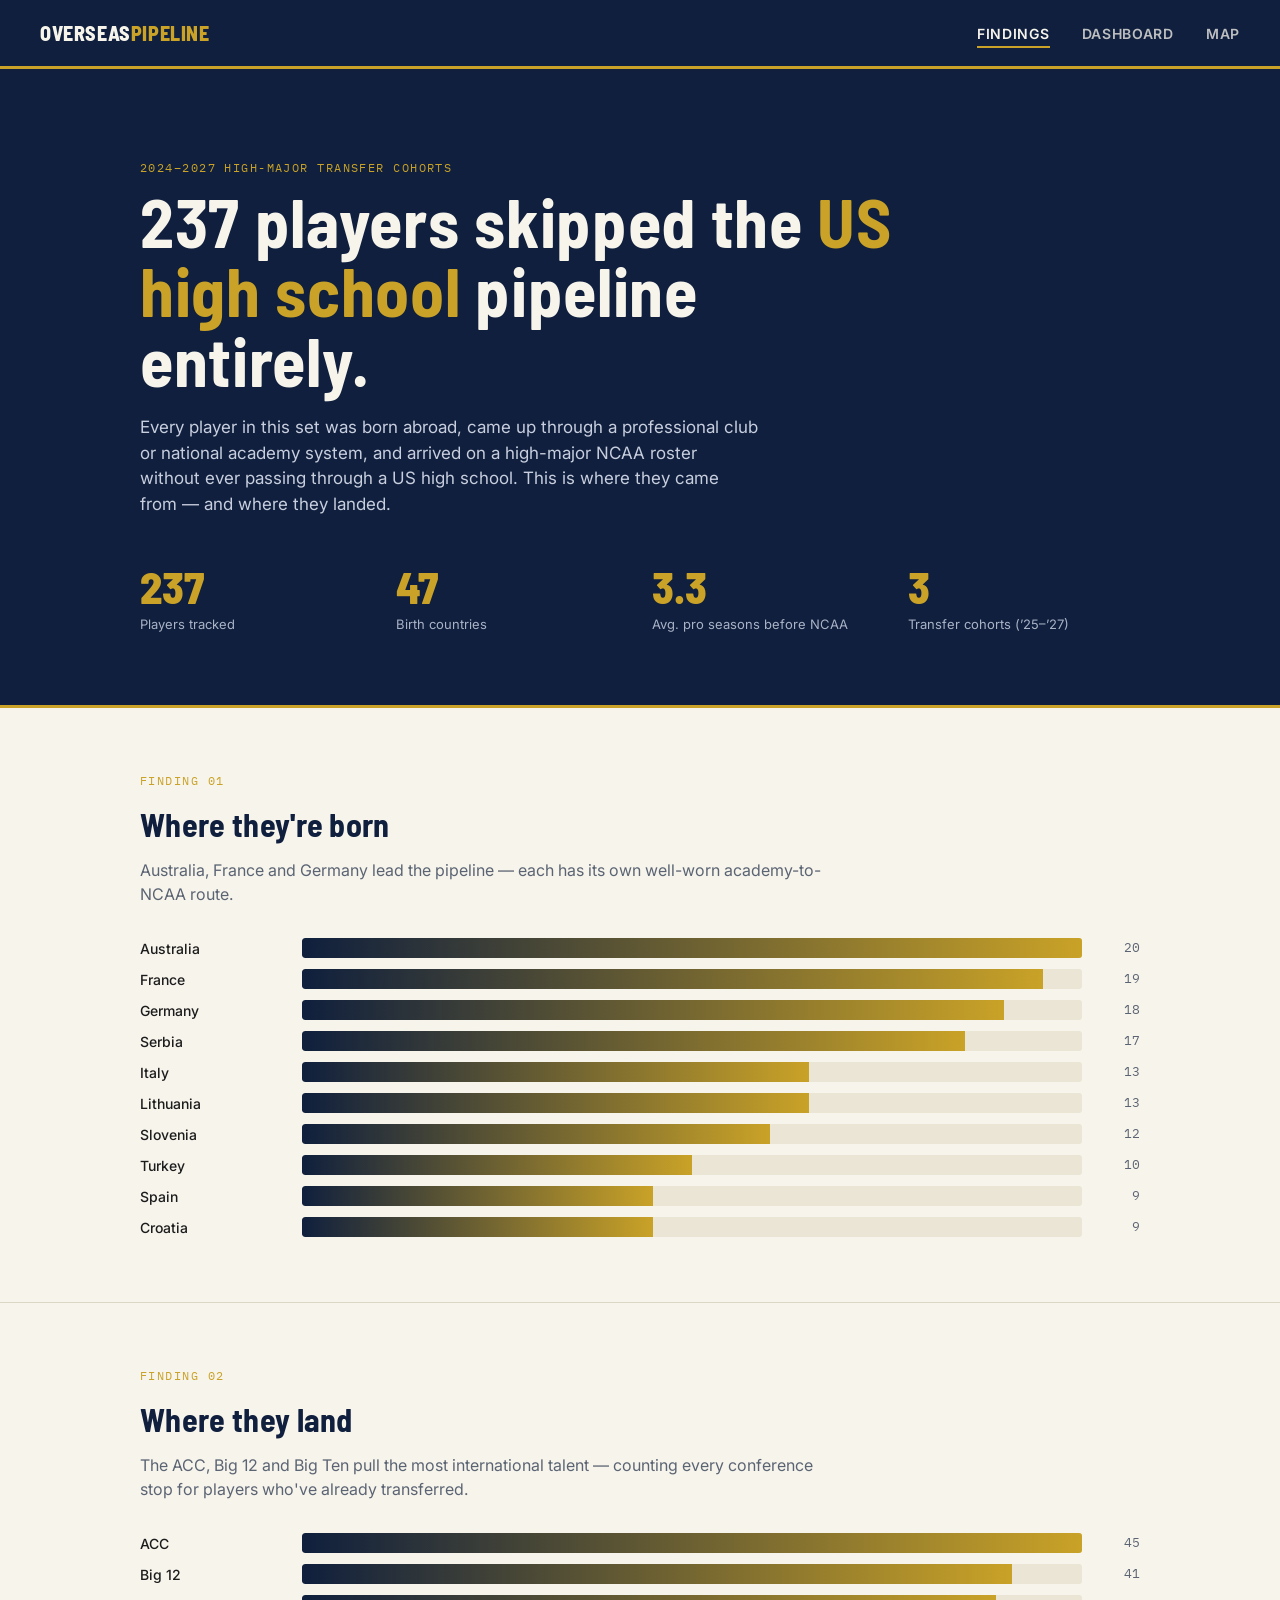
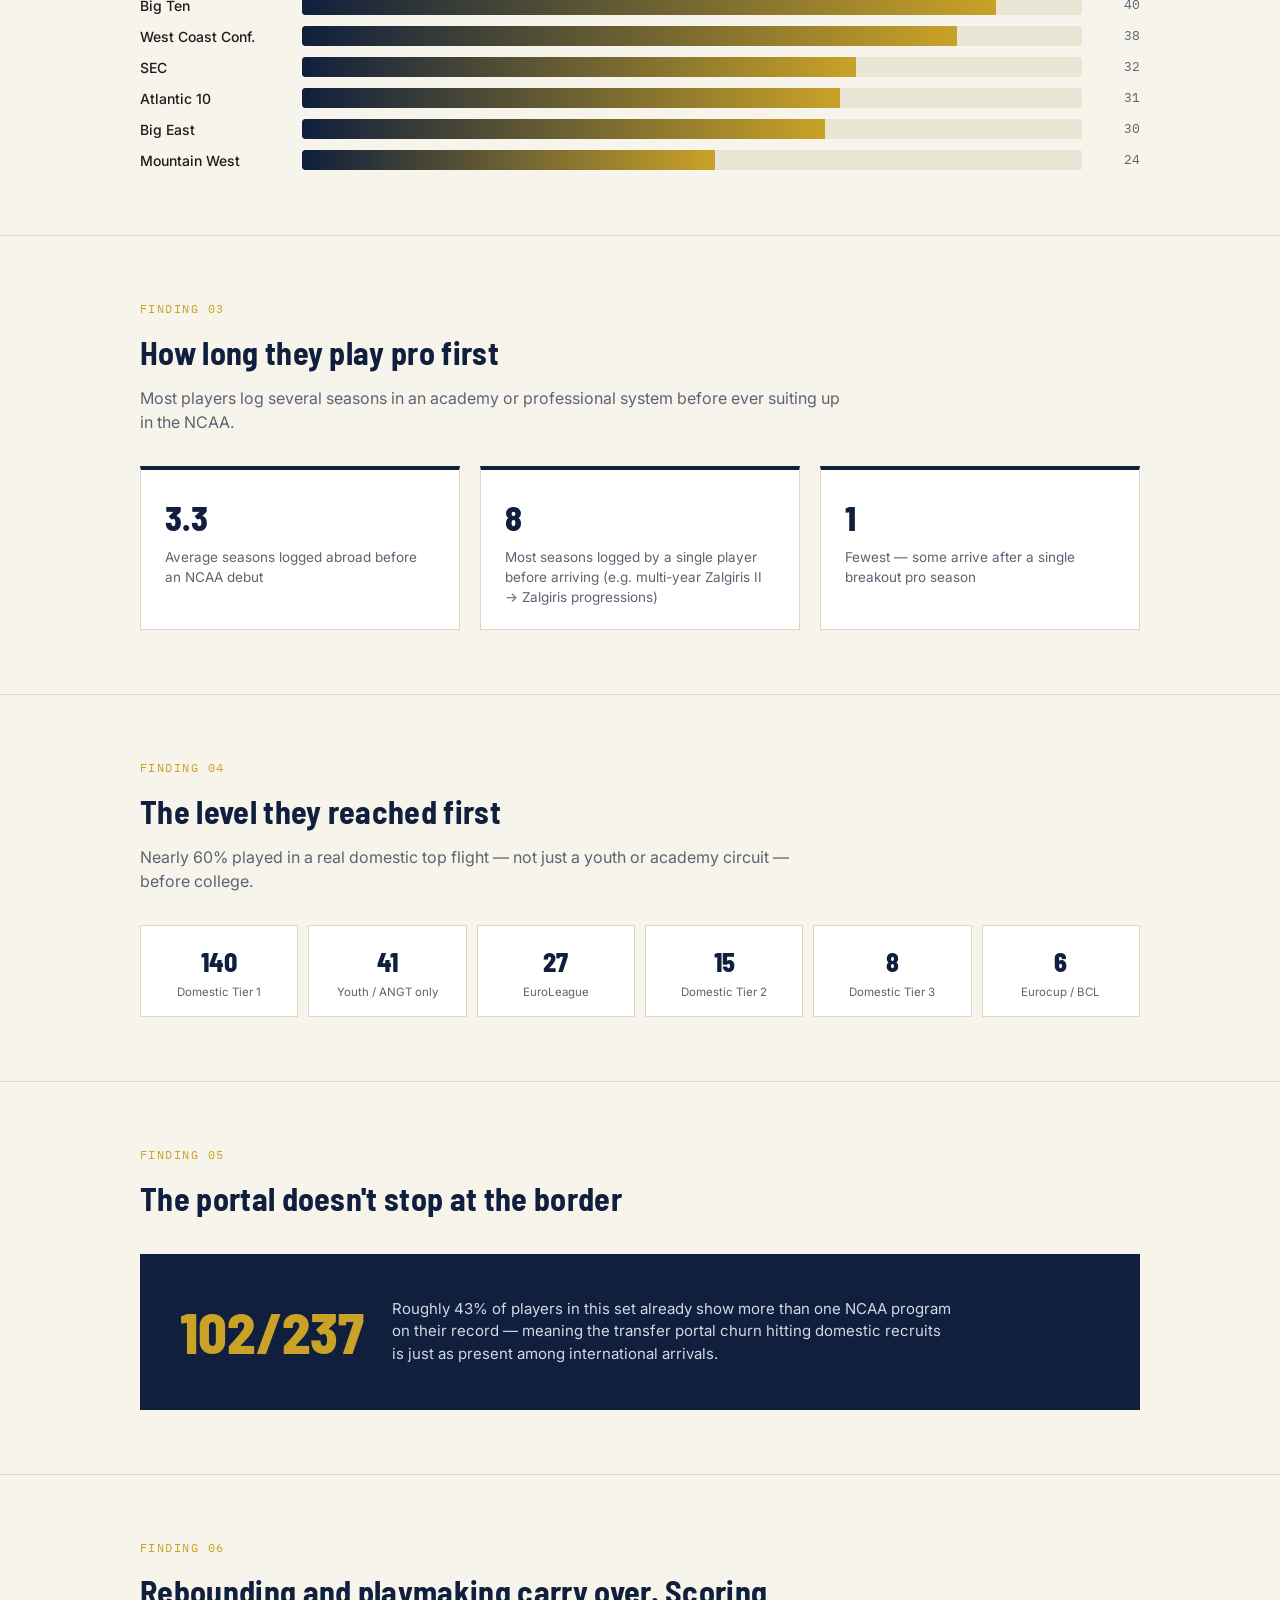
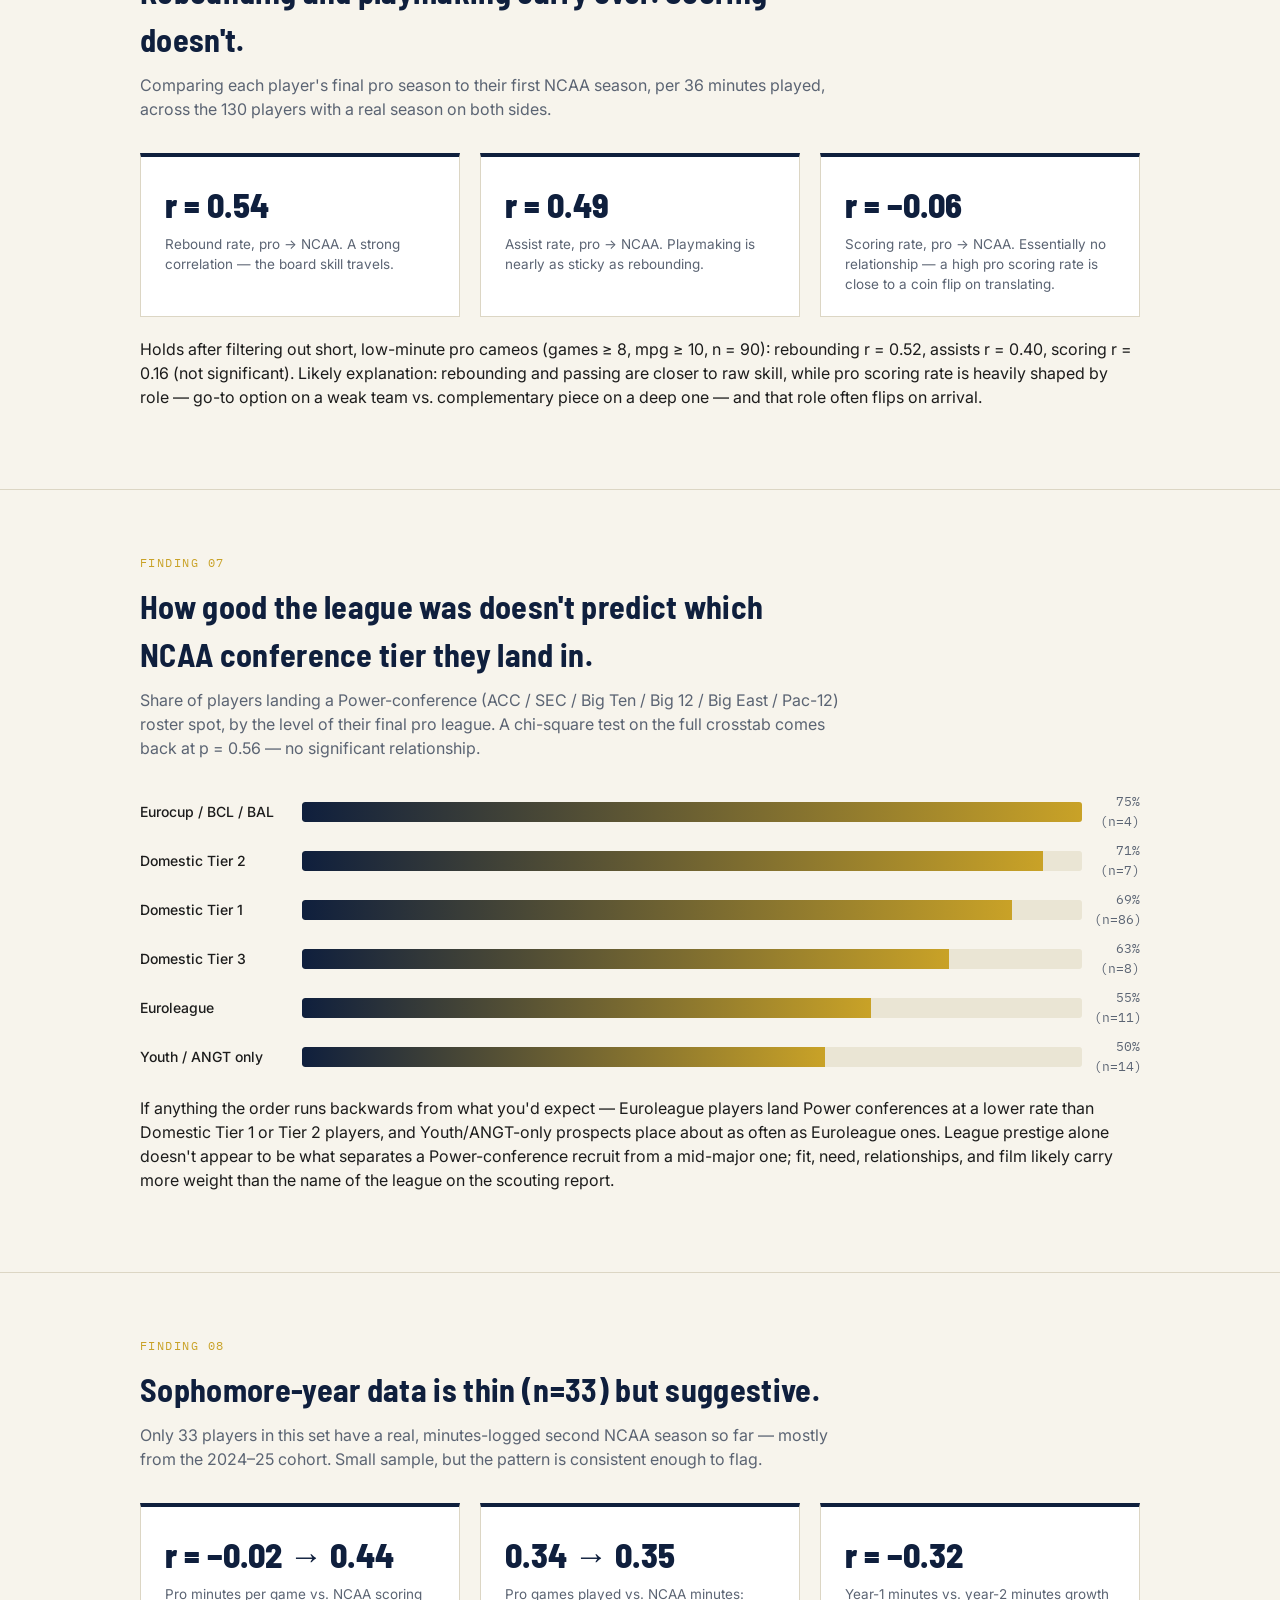
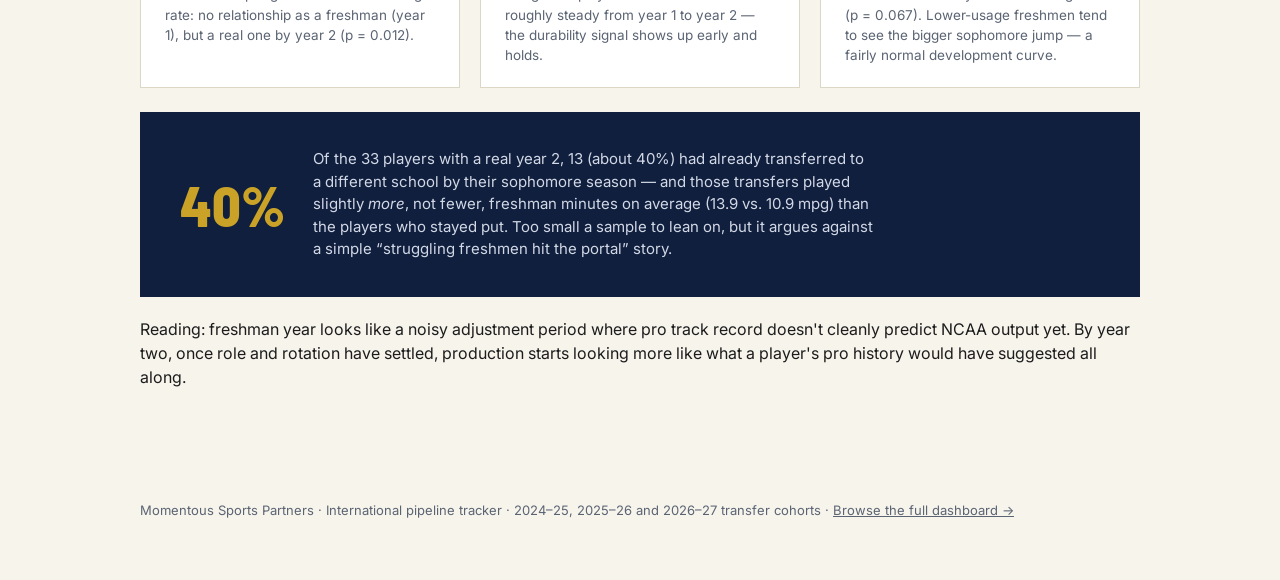
<file: index.html>
<!DOCTYPE html>
<html lang="en">
<head>
<meta charset="UTF-8">
<meta name="viewport" content="width=device-width, initial-scale=1.0">
<title>The Overseas Pipeline &mdash; International College Basketball</title>
<link rel="stylesheet" href="styles.css">
</head>
<body>

<div class="topnav">
  <a class="brand" href="index.html">Overseas<span>Pipeline</span></a>
  <nav>
    <a href="index.html" class="active">Findings</a>
    <a href="dashboard.html">Dashboard</a>
    <a href="map.html">Map</a>
  </nav>
</div>

<div class="hero">
  <div class="wrap">
    <span class="eyebrow">2024&ndash;2027 High-Major Transfer Cohorts</span>
    <h1>237 players skipped the <em>US high school</em> pipeline entirely.</h1>
    <p>Every player in this set was born abroad, came up through a professional club or national academy system, and arrived on a high-major NCAA roster without ever passing through a US high school. This is where they came from &mdash; and where they landed.</p>

    <div class="hero-stats">
      <div class="hero-stat">
        <div class="num">237</div>
        <div class="lbl">Players tracked</div>
      </div>
      <div class="hero-stat">
        <div class="num">47</div>
        <div class="lbl">Birth countries</div>
      </div>
      <div class="hero-stat">
        <div class="num">3.3</div>
        <div class="lbl">Avg. pro seasons before NCAA</div>
      </div>
      <div class="hero-stat">
        <div class="num">3</div>
        <div class="lbl">Transfer cohorts (&rsquo;25&ndash;&rsquo;27)</div>
      </div>
    </div>
  </div>
</div>

<section id="countries">
  <div class="wrap">
    <div class="finding-head">
      <span class="eyebrow">Finding 01</span>
      <h2>Where they're born</h2>
      <p class="lede">Australia, France and Germany lead the pipeline &mdash; each has its own well-worn academy-to-NCAA route.</p>
    </div>
    <div class="bars">
      <div class="bar-row"><div class="label">Australia</div><div class="bar-track"><div class="bar-fill" style="width:100%"></div></div><div class="count">20</div></div>
      <div class="bar-row"><div class="label">France</div><div class="bar-track"><div class="bar-fill" style="width:95%"></div></div><div class="count">19</div></div>
      <div class="bar-row"><div class="label">Germany</div><div class="bar-track"><div class="bar-fill" style="width:90%"></div></div><div class="count">18</div></div>
      <div class="bar-row"><div class="label">Serbia</div><div class="bar-track"><div class="bar-fill" style="width:85%"></div></div><div class="count">17</div></div>
      <div class="bar-row"><div class="label">Italy</div><div class="bar-track"><div class="bar-fill" style="width:65%"></div></div><div class="count">13</div></div>
      <div class="bar-row"><div class="label">Lithuania</div><div class="bar-track"><div class="bar-fill" style="width:65%"></div></div><div class="count">13</div></div>
      <div class="bar-row"><div class="label">Slovenia</div><div class="bar-track"><div class="bar-fill" style="width:60%"></div></div><div class="count">12</div></div>
      <div class="bar-row"><div class="label">Turkey</div><div class="bar-track"><div class="bar-fill" style="width:50%"></div></div><div class="count">10</div></div>
      <div class="bar-row"><div class="label">Spain</div><div class="bar-track"><div class="bar-fill" style="width:45%"></div></div><div class="count">9</div></div>
      <div class="bar-row"><div class="label">Croatia</div><div class="bar-track"><div class="bar-fill" style="width:45%"></div></div><div class="count">9</div></div>
    </div>
  </div>
</section>

<section id="conferences">
  <div class="wrap">
    <div class="finding-head">
      <span class="eyebrow">Finding 02</span>
      <h2>Where they land</h2>
      <p class="lede">The ACC, Big 12 and Big Ten pull the most international talent &mdash; counting every conference stop for players who've already transferred.</p>
    </div>
    <div class="bars">
      <div class="bar-row"><div class="label">ACC</div><div class="bar-track"><div class="bar-fill" style="width:100%"></div></div><div class="count">45</div></div>
      <div class="bar-row"><div class="label">Big 12</div><div class="bar-track"><div class="bar-fill" style="width:91%"></div></div><div class="count">41</div></div>
      <div class="bar-row"><div class="label">Big Ten</div><div class="bar-track"><div class="bar-fill" style="width:89%"></div></div><div class="count">40</div></div>
      <div class="bar-row"><div class="label">West Coast Conf.</div><div class="bar-track"><div class="bar-fill" style="width:84%"></div></div><div class="count">38</div></div>
      <div class="bar-row"><div class="label">SEC</div><div class="bar-track"><div class="bar-fill" style="width:71%"></div></div><div class="count">32</div></div>
      <div class="bar-row"><div class="label">Atlantic 10</div><div class="bar-track"><div class="bar-fill" style="width:69%"></div></div><div class="count">31</div></div>
      <div class="bar-row"><div class="label">Big East</div><div class="bar-track"><div class="bar-fill" style="width:67%"></div></div><div class="count">30</div></div>
      <div class="bar-row"><div class="label">Mountain West</div><div class="bar-track"><div class="bar-fill" style="width:53%"></div></div><div class="count">24</div></div>
    </div>
  </div>
</section>

<section id="tenure">
  <div class="wrap">
    <div class="finding-head">
      <span class="eyebrow">Finding 03</span>
      <h2>How long they play pro first</h2>
      <p class="lede">Most players log several seasons in an academy or professional system before ever suiting up in the NCAA.</p>
    </div>
    <div class="stat-card-grid">
      <div class="stat-card">
        <div class="num">3.3</div>
        <div class="lbl">Average seasons logged abroad before an NCAA debut</div>
      </div>
      <div class="stat-card">
        <div class="num">8</div>
        <div class="lbl">Most seasons logged by a single player before arriving (e.g. multi-year Zalgiris II &rarr; Zalgiris progressions)</div>
      </div>
      <div class="stat-card">
        <div class="num">1</div>
        <div class="lbl">Fewest &mdash; some arrive after a single breakout pro season</div>
      </div>
    </div>
  </div>
</section>

<section id="tiers">
  <div class="wrap">
    <div class="finding-head">
      <span class="eyebrow">Finding 04</span>
      <h2>The level they reached first</h2>
      <p class="lede">Nearly 60% played in a real domestic top flight &mdash; not just a youth or academy circuit &mdash; before college.</p>
    </div>
    <div class="tier-grid">
      <div class="tier-block"><div class="num">140</div><div class="lbl">Domestic Tier&nbsp;1</div></div>
      <div class="tier-block"><div class="num">41</div><div class="lbl">Youth / ANGT only</div></div>
      <div class="tier-block"><div class="num">27</div><div class="lbl">EuroLeague</div></div>
      <div class="tier-block"><div class="num">15</div><div class="lbl">Domestic Tier&nbsp;2</div></div>
      <div class="tier-block"><div class="num">8</div><div class="lbl">Domestic Tier&nbsp;3</div></div>
      <div class="tier-block"><div class="num">6</div><div class="lbl">Eurocup / BCL</div></div>
    </div>
  </div>
</section>

<section id="transfers">
  <div class="wrap">
    <div class="finding-head">
      <span class="eyebrow">Finding 05</span>
      <h2>The portal doesn't stop at the border</h2>
    </div>
    <div class="callout">
      <div class="num">102/237</div>
      <p>Roughly 43% of players in this set already show more than one NCAA program on their record &mdash; meaning the transfer portal churn hitting domestic recruits is just as present among international arrivals.</p>
    </div>
  </div>
</section>

<section id="translation">
  <div class="wrap">
    <div class="finding-head">
      <span class="eyebrow">Finding 06</span>
      <h2>Rebounding and playmaking carry over. Scoring doesn't.</h2>
      <p class="lede">Comparing each player's final pro season to their first NCAA season, per 36 minutes played, across the 130 players with a real season on both sides.</p>
    </div>
    <div class="stat-card-grid">
      <div class="stat-card">
        <div class="num">r = 0.54</div>
        <div class="lbl">Rebound rate, pro &rarr; NCAA. A strong correlation &mdash; the board skill travels.</div>
      </div>
      <div class="stat-card">
        <div class="num">r = 0.49</div>
        <div class="lbl">Assist rate, pro &rarr; NCAA. Playmaking is nearly as sticky as rebounding.</div>
      </div>
      <div class="stat-card">
        <div class="num">r = &minus;0.06</div>
        <div class="lbl">Scoring rate, pro &rarr; NCAA. Essentially no relationship &mdash; a high pro scoring rate is close to a coin flip on translating.</div>
      </div>
    </div>
    <p class="lede" style="margin-top:20px;">Holds after filtering out short, low-minute pro cameos (games &ge; 8, mpg &ge; 10, n = 90): rebounding r = 0.52, assists r = 0.40, scoring r = 0.16 (not significant). Likely explanation: rebounding and passing are closer to raw skill, while pro scoring rate is heavily shaped by role &mdash; go-to option on a weak team vs. complementary piece on a deep one &mdash; and that role often flips on arrival.</p>
  </div>
</section>

<section id="league-vs-conference">
  <div class="wrap">
    <div class="finding-head">
      <span class="eyebrow">Finding 07</span>
      <h2>How good the league was doesn't predict which NCAA conference tier they land in.</h2>
      <p class="lede">Share of players landing a Power-conference (ACC / SEC / Big Ten / Big 12 / Big East / Pac-12) roster spot, by the level of their final pro league. A chi-square test on the full crosstab comes back at p&nbsp;=&nbsp;0.56 &mdash; no significant relationship.</p>
    </div>
    <div class="bars">
      <div class="bar-row"><div class="label">Eurocup / BCL / BAL</div><div class="bar-track"><div class="bar-fill" style="width:100%"></div></div><div class="count">75% <span class="sub-cell">(n=4)</span></div></div>
      <div class="bar-row"><div class="label">Domestic Tier&nbsp;2</div><div class="bar-track"><div class="bar-fill" style="width:95%"></div></div><div class="count">71% <span class="sub-cell">(n=7)</span></div></div>
      <div class="bar-row"><div class="label">Domestic Tier&nbsp;1</div><div class="bar-track"><div class="bar-fill" style="width:91%"></div></div><div class="count">69% <span class="sub-cell">(n=86)</span></div></div>
      <div class="bar-row"><div class="label">Domestic Tier&nbsp;3</div><div class="bar-track"><div class="bar-fill" style="width:83%"></div></div><div class="count">63% <span class="sub-cell">(n=8)</span></div></div>
      <div class="bar-row"><div class="label">Euroleague</div><div class="bar-track"><div class="bar-fill" style="width:73%"></div></div><div class="count">55% <span class="sub-cell">(n=11)</span></div></div>
      <div class="bar-row"><div class="label">Youth / ANGT only</div><div class="bar-track"><div class="bar-fill" style="width:67%"></div></div><div class="count">50% <span class="sub-cell">(n=14)</span></div></div>
    </div>
    <p class="lede" style="margin-top:20px;">If anything the order runs backwards from what you'd expect &mdash; Euroleague players land Power conferences at a lower rate than Domestic Tier&nbsp;1 or Tier&nbsp;2 players, and Youth/ANGT-only prospects place about as often as Euroleague ones. League prestige alone doesn't appear to be what separates a Power-conference recruit from a mid-major one; fit, need, relationships, and film likely carry more weight than the name of the league on the scouting report.</p>
  </div>
</section>

<section id="year-two">
  <div class="wrap">
    <div class="finding-head">
      <span class="eyebrow">Finding 08</span>
      <h2>Sophomore-year data is thin (n=33) but suggestive.</h2>
      <p class="lede">Only 33 players in this set have a real, minutes-logged second NCAA season so far &mdash; mostly from the 2024&ndash;25 cohort. Small sample, but the pattern is consistent enough to flag.</p>
    </div>
    <div class="stat-card-grid">
      <div class="stat-card">
        <div class="num">r = &minus;0.02 &rarr; 0.44</div>
        <div class="lbl">Pro minutes per game vs. NCAA scoring rate: no relationship as a freshman (year 1), but a real one by year 2 (p&nbsp;=&nbsp;0.012).</div>
      </div>
      <div class="stat-card">
        <div class="num">0.34 &rarr; 0.35</div>
        <div class="lbl">Pro games played vs. NCAA minutes: roughly steady from year 1 to year 2 &mdash; the durability signal shows up early and holds.</div>
      </div>
      <div class="stat-card">
        <div class="num">r = &minus;0.32</div>
        <div class="lbl">Year-1 minutes vs. year-2 minutes growth (p&nbsp;=&nbsp;0.067). Lower-usage freshmen tend to see the bigger sophomore jump &mdash; a fairly normal development curve.</div>
      </div>
    </div>
    <div class="callout" style="margin-top:24px;">
      <div class="num">40%</div>
      <p>Of the 33 players with a real year 2, 13 (about 40%) had already transferred to a different school by their sophomore season &mdash; and those transfers played slightly <em>more</em>, not fewer, freshman minutes on average (13.9 vs. 10.9 mpg) than the players who stayed put. Too small a sample to lean on, but it argues against a simple &ldquo;struggling freshmen hit the portal&rdquo; story.</p>
    </div>
    <p class="lede" style="margin-top:20px;">Reading: freshman year looks like a noisy adjustment period where pro track record doesn't cleanly predict NCAA output yet. By year two, once role and rotation have settled, production starts looking more like what a player's pro history would have suggested all along.</p>
  </div>
</section>

<footer>
  <div class="wrap">
    Momentous Sports Partners &middot; International pipeline tracker &middot; 2024&ndash;25, 2025&ndash;26 and 2026&ndash;27 transfer cohorts &middot; <a href="dashboard.html">Browse the full dashboard &rarr;</a>
  </div>
</footer>

</body>
</html>
</file>
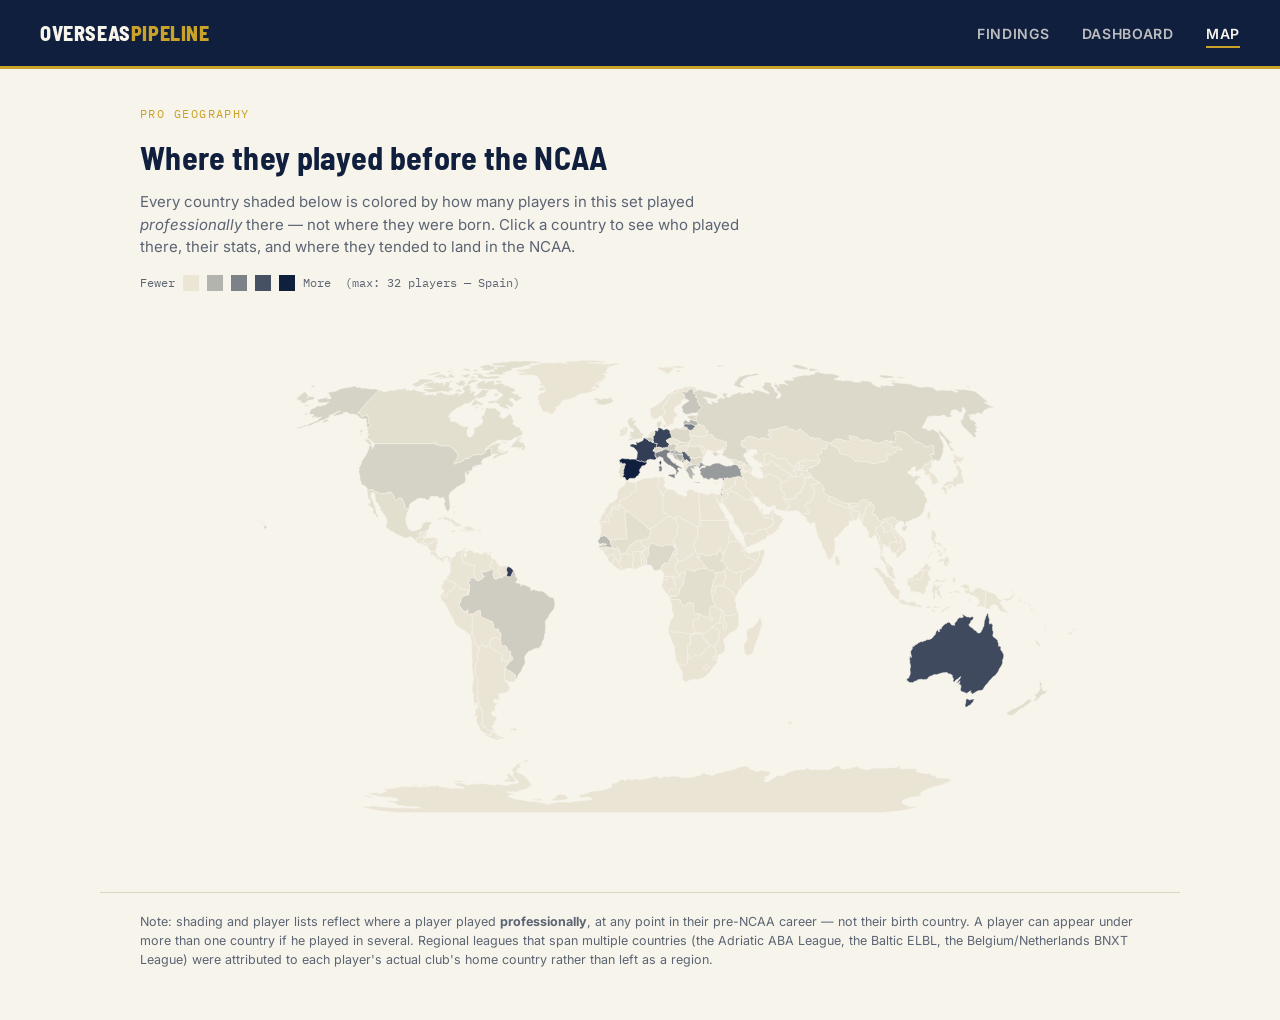
<file: map.html>
<!DOCTYPE html>
<html lang="en">
<head>
<meta charset="UTF-8">
<meta name="viewport" content="width=device-width, initial-scale=1.0">
<title>Map &mdash; International College Basketball</title>
<link rel="stylesheet" href="styles.css">
<style>
  #map-wrap {
    position: relative;
    max-width: 1080px;
    margin: 0 auto;
    padding: 20px 40px 60px;
  }
  #map-svg { width: 100%; height: auto; display: block; }
  .country-shape {
    stroke: var(--paper);
    stroke-width: 0.5;
    cursor: pointer;
    transition: opacity 0.1s ease;
  }
  .country-shape:hover { opacity: 0.8; }
  .country-shape.no-data { fill: #e9e4d4; cursor: default; }
  .country-shape.no-data:hover { opacity: 1; }
 
  #tooltip {
    position: fixed;
    pointer-events: none;
    background: var(--navy);
    color: var(--paper);
    font-family: 'IBM Plex Mono', monospace;
    font-size: 12.5px;
    padding: 6px 10px;
    border-radius: 3px;
    display: none;
    z-index: 30;
    white-space: nowrap;
  }
 
  .legend {
    display: flex;
    align-items: center;
    gap: 8px;
    font-family: 'IBM Plex Mono', monospace;
    font-size: 12px;
    color: var(--slate);
    margin-top: 4px;
  }
  .legend-swatch { width: 16px; height: 16px; flex-shrink: 0; }
 
  #panel {
    background: var(--card);
    border: 1px solid var(--line);
    border-top: 4px solid var(--navy);
    margin-top: 30px;
    padding: 28px 32px;
    display: none;
  }
  #panel.open { display: block; }
  #panel h3 { font-size: 26px; margin-bottom: 4px; }
  #panel .panel-sub { color: var(--slate); font-size: 13.5px; margin-bottom: 20px; }
 
  .panel-grid {
    display: grid;
    grid-template-columns: 1fr 1fr;
    gap: 28px;
  }
 
  .panel-block h4 {
    font-family: 'IBM Plex Mono', monospace;
    font-size: 11.5px;
    text-transform: uppercase;
    letter-spacing: 0.07em;
    color: var(--gold);
    margin-bottom: 10px;
  }
 
  .player-row {
    padding: 8px 0;
    border-bottom: 1px solid var(--line);
    font-size: 13.5px;
  }
  .player-row .pname { font-weight: 600; }
  .player-row .psub { color: var(--slate); font-size: 12px; margin-top: 2px; }
 
  .dest-row {
    display: flex;
    justify-content: space-between;
    padding: 6px 0;
    border-bottom: 1px solid var(--line);
    font-size: 13.5px;
  }
  .dest-row .n { font-family: 'IBM Plex Mono', monospace; color: var(--slate); }
 
  .compare-grid {
    display: grid;
    grid-template-columns: 1fr 1fr 1fr;
    gap: 10px;
    margin-top: 8px;
  }
  .compare-cell {
    background: var(--paper);
    border: 1px solid var(--line);
    text-align: center;
    padding: 10px 6px;
  }
  .compare-cell .v { font-family: 'Barlow Semi Condensed', sans-serif; font-weight: 800; font-size: 20px; color: var(--navy); }
  .compare-cell .k { font-size: 10.5px; color: var(--slate); margin-top: 2px; }
 
  .panel-close {
    float: right;
    font-family: 'IBM Plex Mono', monospace;
    font-size: 12px;
    color: var(--slate);
    cursor: pointer;
    background: none;
    border: none;
  }
 
  .players-scroll { max-height: 480px; overflow-y: auto; padding-right: 6px; }
 
  @media (max-width: 760px) {
    .panel-grid { grid-template-columns: 1fr; }
    #map-wrap { padding: 20px 20px 50px; }
  }
</style>
</head>
<body>
 
<div class="topnav">
  <a class="brand" href="index.html">Overseas<span>Pipeline</span></a>
  <nav>
    <a href="index.html">Findings</a>
    <a href="dashboard.html">Dashboard</a>
    <a href="map.html" class="active">Map</a>
  </nav>
</div>
 
<div id="tooltip"></div>
 
<div class="wrap" style="padding-top:36px;">
  <span class="eyebrow">Pro Geography</span>
  <h1 style="font-size:32px;">Where they played before the NCAA</h1>
  <p style="color:var(--slate); max-width:640px; margin-top:10px; font-size:15px;">
    Every country shaded below is colored by how many players in this set played <em>professionally</em>
    there &mdash; not where they were born. Click a country to see who played there, their stats, and where
    they tended to land in the NCAA.
  </p>
  <div class="legend" id="legend"></div>
</div>
 
<div id="map-wrap">
  <svg id="map-svg" viewBox="0 0 960 500" width="960" height="500"></svg>
</div>
 
<div class="wrap">
  <div id="panel">
    <button class="panel-close" id="panel-close">&times; close</button>
    <h3 id="panel-title"></h3>
    <div class="panel-sub" id="panel-sub"></div>
 
    <div class="panel-grid">
      <div class="panel-block">
        <h4>Players who played pro here</h4>
        <div class="players-scroll" id="panel-players"></div>
      </div>
      <div>
        <div class="panel-block">
          <h4>Where they tend to go</h4>
          <div id="panel-destinations"></div>
        </div>
        <div class="panel-block" style="margin-top:24px;">
          <h4>Pro stats here vs. NCAA rookie stats</h4>
          <div class="compare-grid" id="panel-compare"></div>
          <div style="font-size:11.5px; color:var(--slate); margin-top:8px;">Per 36 minutes. NCAA side only includes players with a real, minutes-logged freshman season so far.</div>
        </div>
      </div>
    </div>
  </div>
</div>
 
<div class="wrap" style="padding-bottom:50px; font-size:12.5px; color:var(--slate); border-top:1px solid var(--line); padding-top:20px;">
  Note: shading and player lists reflect where a player played <strong>professionally</strong>, at any point in
  their pre-NCAA career &mdash; not their birth country. A player can appear under more than one country if he
  played in several. Regional leagues that span multiple countries (the Adriatic ABA League, the Baltic ELBL,
  the Belgium/Netherlands BNXT League) were attributed to each player's actual club's home country rather than
  left as a region.
</div>
 
<script src="d3.min.js"></script>
<script src="topojson-client.min.js"></script>
<script src="world-atlas.js"></script>
<script src="country-data.js"></script>
<script src="app-map.js"></script>
</body>
</html>
</file>
<file: styles.css>
@import url('https://fonts.googleapis.com/css2?family=Barlow+Semi+Condensed:wght@500;600;700;800&family=Inter:wght@400;500;600&family=IBM+Plex+Mono:wght@400;500&display=swap');

:root {
  --navy: #0f1f3d;
  --navy-deep: #081326;
  --gold: #c9a227;
  --paper: #f7f4ec;
  --ink: #1c1c1c;
  --slate: #5b6473;
  --line: #dcd6c4;
  --card: #ffffff;
}

* { box-sizing: border-box; }

html { scroll-behavior: smooth; }

body {
  margin: 0;
  background: var(--paper);
  color: var(--ink);
  font-family: 'Inter', sans-serif;
  font-size: 16px;
  line-height: 1.5;
}

h1, h2, h3, .display {
  font-family: 'Barlow Semi Condensed', sans-serif;
  font-weight: 700;
  letter-spacing: 0.01em;
  color: var(--navy);
  margin: 0;
}

.mono {
  font-family: 'IBM Plex Mono', monospace;
}

a { color: inherit; }

/* ---------- Top nav ---------- */
.topnav {
  position: sticky;
  top: 0;
  z-index: 20;
  display: flex;
  align-items: center;
  justify-content: space-between;
  padding: 18px 40px;
  background: var(--navy);
  color: var(--paper);
  border-bottom: 3px solid var(--gold);
}

.topnav .brand {
  font-family: 'Barlow Semi Condensed', sans-serif;
  font-weight: 800;
  font-size: 20px;
  letter-spacing: 0.03em;
  text-transform: uppercase;
  color: var(--paper);
  text-decoration: none;
}

.topnav .brand span { color: var(--gold); }

.topnav nav a {
  font-family: 'Inter', sans-serif;
  font-size: 14px;
  font-weight: 600;
  text-decoration: none;
  color: var(--paper);
  opacity: 0.75;
  margin-left: 28px;
  text-transform: uppercase;
  letter-spacing: 0.05em;
  padding-bottom: 4px;
  border-bottom: 2px solid transparent;
  transition: opacity 0.15s ease, border-color 0.15s ease;
}

.topnav nav a:hover,
.topnav nav a.active {
  opacity: 1;
  border-color: var(--gold);
}

/* ---------- Layout shells ---------- */
.wrap {
  max-width: 1080px;
  margin: 0 auto;
  padding: 0 40px;
}

section { padding: 64px 0; }
section + section { border-top: 1px solid var(--line); }

.eyebrow {
  font-family: 'IBM Plex Mono', monospace;
  font-size: 12px;
  letter-spacing: 0.12em;
  text-transform: uppercase;
  color: var(--gold);
  display: block;
  margin-bottom: 10px;
}

/* ---------- Hero ---------- */
.hero {
  background: var(--navy);
  color: var(--paper);
  padding: 90px 0 70px;
  border-bottom: 3px solid var(--gold);
}

.hero .eyebrow { color: var(--gold); }

.hero h1 {
  color: var(--paper);
  font-size: clamp(38px, 5.5vw, 68px);
  line-height: 1.02;
  max-width: 780px;
}

.hero h1 em {
  font-style: normal;
  color: var(--gold);
}

.hero p {
  max-width: 620px;
  color: #c8cede;
  font-size: 17px;
  margin-top: 20px;
}

.hero-stats {
  display: grid;
  grid-template-columns: repeat(4, 1fr);
  gap: 24px;
  margin-top: 48px;
}

.hero-stat .num {
  font-family: 'Barlow Semi Condensed', sans-serif;
  font-weight: 800;
  font-size: 44px;
  color: var(--gold);
  line-height: 1;
}

.hero-stat .lbl {
  font-size: 13px;
  color: #aab2c6;
  margin-top: 6px;
}

/* ---------- Finding blocks ---------- */
.finding-head { max-width: 700px; margin-bottom: 32px; }
.finding-head h2 { font-size: 32px; }
.finding-head p.lede { color: var(--slate); margin-top: 10px; font-size: 16px; }

.bars { display: flex; flex-direction: column; gap: 10px; }

.bar-row {
  display: grid;
  grid-template-columns: 150px 1fr 46px;
  align-items: center;
  gap: 12px;
}

.bar-row .label { font-size: 14px; font-weight: 500; }

.bar-track {
  height: 20px;
  background: #eae5d4;
  border-radius: 3px;
  overflow: hidden;
}

.bar-fill {
  height: 100%;
  background: linear-gradient(90deg, var(--navy), var(--gold));
  border-radius: 3px 0 0 3px;
}

.bar-row .count {
  font-family: 'IBM Plex Mono', monospace;
  font-size: 13px;
  color: var(--slate);
  text-align: right;
}

.stat-card-grid {
  display: grid;
  grid-template-columns: repeat(3, 1fr);
  gap: 20px;
}

.stat-card {
  background: var(--card);
  border: 1px solid var(--line);
  border-top: 4px solid var(--navy);
  padding: 22px 24px;
}

.stat-card .num {
  font-family: 'Barlow Semi Condensed', sans-serif;
  font-weight: 800;
  font-size: 34px;
  color: var(--navy);
}

.stat-card .lbl { font-size: 13.5px; color: var(--slate); margin-top: 4px; }

.tier-grid {
  display: grid;
  grid-template-columns: repeat(6, 1fr);
  gap: 10px;
}

.tier-block {
  background: var(--card);
  border: 1px solid var(--line);
  padding: 16px 12px;
  text-align: center;
}

.tier-block .num {
  font-family: 'Barlow Semi Condensed', sans-serif;
  font-weight: 800;
  font-size: 26px;
  color: var(--navy);
}

.tier-block .lbl {
  font-size: 11.5px;
  color: var(--slate);
  margin-top: 4px;
  line-height: 1.25;
}

.callout {
  background: var(--navy);
  color: var(--paper);
  padding: 36px 40px;
  display: flex;
  align-items: center;
  gap: 28px;
}

.callout .num {
  font-family: 'Barlow Semi Condensed', sans-serif;
  font-weight: 800;
  font-size: 56px;
  color: var(--gold);
  flex-shrink: 0;
}

.callout p { margin: 0; color: #d3d8e6; font-size: 15px; max-width: 560px; }

/* ---------- Footer ---------- */
footer {
  padding: 32px 0 60px;
  color: var(--slate);
  font-size: 13px;
}

/* ---------- Dashboard ---------- */
.dash-controls {
  display: flex;
  gap: 14px;
  flex-wrap: wrap;
  padding: 26px 0;
  border-bottom: 1px solid var(--line);
}

.dash-controls input,
.dash-controls select {
  font-family: 'Inter', sans-serif;
  font-size: 14px;
  padding: 9px 12px;
  border: 1px solid var(--line);
  background: var(--card);
  color: var(--ink);
}

.dash-controls input { flex: 1 1 220px; }
.dash-controls select { flex: 0 0 auto; min-width: 150px; }

.dash-count {
  font-family: 'IBM Plex Mono', monospace;
  font-size: 13px;
  color: var(--slate);
  padding: 16px 0 6px;
}

table.dash-table {
  width: 100%;
  border-collapse: collapse;
  margin-bottom: 60px;
  font-size: 14px;
}

.dash-table thead th {
  text-align: left;
  font-family: 'IBM Plex Mono', monospace;
  font-size: 11.5px;
  text-transform: uppercase;
  letter-spacing: 0.06em;
  color: var(--slate);
  border-bottom: 2px solid var(--navy);
  padding: 10px 12px;
  cursor: pointer;
  white-space: nowrap;
}

.dash-table thead th:hover { color: var(--navy); }

.dash-table tbody td {
  padding: 10px 12px;
  border-bottom: 1px solid var(--line);
  vertical-align: top;
}

.dash-table tbody tr:hover { background: #efe9d8; }

.pill {
  display: inline-block;
  font-family: 'IBM Plex Mono', monospace;
  font-size: 11px;
  padding: 2px 7px;
  background: #e7e1cd;
  color: var(--navy);
  border-radius: 3px;
  margin: 1px 3px 1px 0;
}

.name-cell { font-weight: 600; }
.sub-cell { color: var(--slate); font-size: 12.5px; }

@media (max-width: 760px) {
  .wrap { padding: 0 20px; }
  .hero-stats { grid-template-columns: repeat(2, 1fr); }
  .stat-card-grid { grid-template-columns: 1fr; }
  .tier-grid { grid-template-columns: repeat(3, 1fr); }
  .topnav { padding: 16px 20px; }
  .topnav nav a { margin-left: 16px; }
}
</file>
